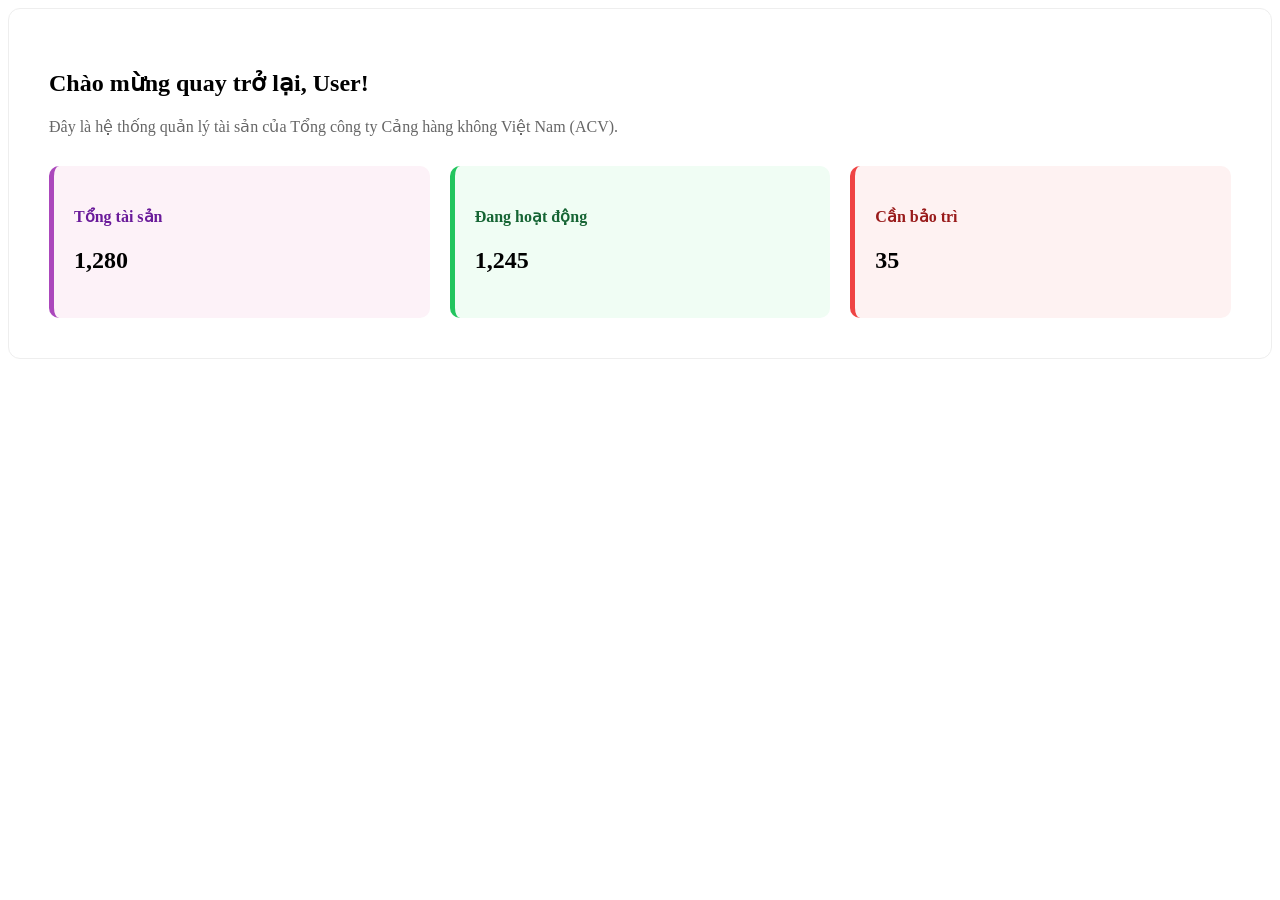
<file: src/main/resources/templates/index.html>
<!DOCTYPE html>
<html xmlns:th="http://www.thymeleaf.org">

<head>
    <div th:replace="~{layout :: head}"></div>
</head>

<body>
    <div th:replace="~{layout :: sidebar}"></div>
    <div class="main-wrapper">
        <div th:replace="~{layout :: top-bar}"></div>
        <div class="content-body" th:fragment="content">
            <div style="background: white; padding: 40px; border-radius: 12px; border: 1px solid #eee;">
                <h2>Chào mừng quay trở lại, <span sec:authentication="name">User</span>!</h2>
                <p style="color: #666; margin-top: 10px;">Đây là hệ thống quản lý tài sản của Tổng công ty Cảng hàng
                    không Việt Nam (ACV).</p>

                <div
                    style="display: grid; grid-template-columns: repeat(auto-fit, minmax(200px, 1fr)); gap: 20px; margin-top: 30px;">
                    <div
                        style="background: #fdf2f8; padding: 20px; border-radius: 10px; border-left: 5px solid #ab47bc;">
                        <h4 style="color: #6a1b9a;">Tổng tài sản</h4>
                        <p style="font-size: 24px; font-weight: bold; margin-top: 10px;">1,280</p>
                    </div>
                    <div
                        style="background: #f0fdf4; padding: 20px; border-radius: 10px; border-left: 5px solid #22c55e;">
                        <h4 style="color: #166534;">Đang hoạt động</h4>
                        <p style="font-size: 24px; font-weight: bold; margin-top: 10px;">1,245</p>
                    </div>
                    <div
                        style="background: #fef2f2; padding: 20px; border-radius: 10px; border-left: 5px solid #ef4444;">
                        <h4 style="color: #991b1b;">Cần bảo trì</h4>
                        <p style="font-size: 24px; font-weight: bold; margin-top: 10px;">35</p>
                    </div>
                </div>
            </div>
        </div>
        <div th:replace="~{layout :: footer}"></div>
    </div>
</body>

</html>
</file>
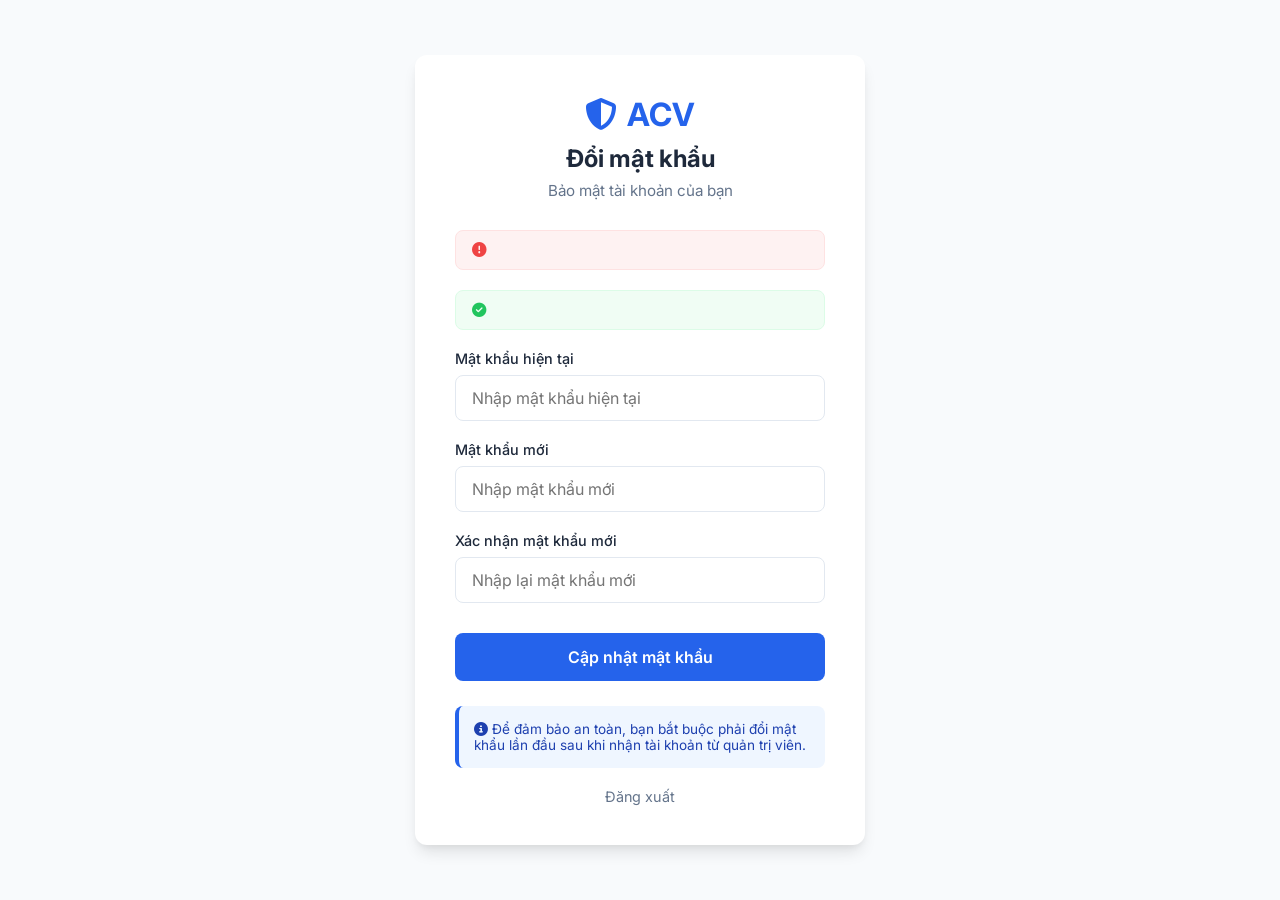
<file: src/main/resources/templates/change-password.html>
<!DOCTYPE html>
<html xmlns:th="http://www.thymeleaf.org">

<head>
    <meta charset="UTF-8">
    <meta name="viewport" content="width=device-width, initial-scale=1.0">
    <title th:text="${title}">Đổi mật khẩu - ACV</title>
    <link href="https://fonts.googleapis.com/css2?family=Inter:wght@400;500;600;700&display=swap" rel="stylesheet">
    <link rel="stylesheet" href="https://cdnjs.cloudflare.com/ajax/libs/font-awesome/6.4.0/css/all.min.css">
    <style>
        :root {
            --primary-color: #2563eb;
            --primary-dark: #1d4ed8;
            --secondary-color: #64748b;
            --bg-color: #f8fafc;
            --text-color: #1e293b;
            --white: #ffffff;
            --error-color: #ef4444;
            --success-color: #22c55e;
            --border-radius: 12px;
            --shadow: 0 10px 15px -3px rgba(0, 0, 0, 0.1), 0 4px 6px -2px rgba(0, 0, 0, 0.05);
        }

        * {
            margin: 0;
            padding: 0;
            box-sizing: border-box;
            font-family: 'Inter', sans-serif;
        }

        body {
            background-color: var(--bg-color);
            display: flex;
            align-items: center;
            justify-content: center;
            min-height: 100vh;
            color: var(--text-color);
            padding: 20px;
        }

        .container {
            background-color: var(--white);
            padding: 40px;
            border-radius: var(--border-radius);
            box-shadow: var(--shadow);
            width: 100%;
            max-width: 450px;
            transition: transform 0.3s ease;
        }

        .header {
            text-align: center;
            margin-bottom: 30px;
        }

        .logo {
            font-size: 2rem;
            font-weight: 700;
            color: var(--primary-color);
            margin-bottom: 10px;
            display: flex;
            align-items: center;
            justify-content: center;
            gap: 10px;
        }

        h2 {
            font-size: 1.5rem;
            color: var(--text-color);
            margin-bottom: 8px;
        }

        p.subtitle {
            color: var(--secondary-color);
            font-size: 0.95rem;
        }

        .form-group {
            margin-bottom: 20px;
            position: relative;
        }

        label {
            display: block;
            margin-bottom: 8px;
            font-weight: 500;
            font-size: 0.9rem;
        }

        input {
            width: 100%;
            padding: 12px 16px;
            border: 1.5px solid #e2e8f0;
            border-radius: 8px;
            font-size: 1rem;
            transition: all 0.3s ease;
            outline: none;
        }

        input:focus {
            border-color: var(--primary-color);
            box-shadow: 0 0 0 3px rgba(37, 99, 235, 0.1);
        }

        button {
            width: 100%;
            padding: 14px;
            background-color: var(--primary-color);
            color: white;
            border: none;
            border-radius: 8px;
            font-size: 1rem;
            font-weight: 600;
            cursor: pointer;
            transition: all 0.3s ease;
            margin-top: 10px;
        }

        button:hover {
            background-color: var(--primary-dark);
            transform: translateY(-1px);
        }

        .alert {
            padding: 12px 16px;
            border-radius: 8px;
            margin-bottom: 20px;
            font-size: 0.9rem;
            display: flex;
            align-items: center;
            gap: 10px;
        }

        .alert-error {
            background-color: #fef2f2;
            color: var(--error-color);
            border: 1px solid #fee2e2;
        }

        .alert-success {
            background-color: #f0fdf4;
            color: var(--success-color);
            border: 1px solid #dcfce7;
        }

        .info-box {
            background-color: #eff6ff;
            padding: 15px;
            border-radius: 8px;
            margin-top: 25px;
            font-size: 0.85rem;
            color: #1e40af;
            border-left: 4px solid var(--primary-color);
        }

        .logout-link {
            display: block;
            text-align: center;
            margin-top: 20px;
            color: var(--secondary-color);
            text-decoration: none;
            font-size: 0.9rem;
        }

        .logout-link:hover {
            text-decoration: underline;
        }
    </style>
</head>

<body>
    <div class="container">
        <div class="header">
            <div class="logo">
                <i class="fas fa-shield-alt"></i>
                ACV
            </div>
            <h2>Đổi mật khẩu</h2>
            <p class="subtitle">Bảo mật tài khoản của bạn</p>
        </div>

        <div th:if="${error}" class="alert alert-error">
            <i class="fas fa-exclamation-circle"></i>
            <span th:text="${error}"></span>
        </div>

        <div th:if="${success}" class="alert alert-success">
            <i class="fas fa-check-circle"></i>
            <span th:text="${success}"></span>
        </div>

        <form th:action="@{/change-password}" method="post">
            <div class="form-group">
                <label for="oldPassword">Mật khẩu hiện tại</label>
                <input type="password" id="oldPassword" name="oldPassword" required
                    placeholder="Nhập mật khẩu hiện tại">
            </div>

            <div class="form-group">
                <label for="newPassword">Mật khẩu mới</label>
                <input type="password" id="newPassword" name="newPassword" required placeholder="Nhập mật khẩu mới">
            </div>

            <div class="form-group">
                <label for="confirmPassword">Xác nhận mật khẩu mới</label>
                <input type="password" id="confirmPassword" name="confirmPassword" required
                    placeholder="Nhập lại mật khẩu mới">
            </div>

            <button type="submit">Cập nhật mật khẩu</button>
        </form>

        <div class="info-box">
            <i class="fas fa-info-circle"></i>
            Để đảm bảo an toàn, bạn bắt buộc phải đổi mật khẩu lần đầu sau khi nhận tài khoản từ quản trị viên.
        </div>

        <a th:href="@{/logout}" class="logout-link">Đăng xuất</a>
    </div>
</body>

</html>
</file>
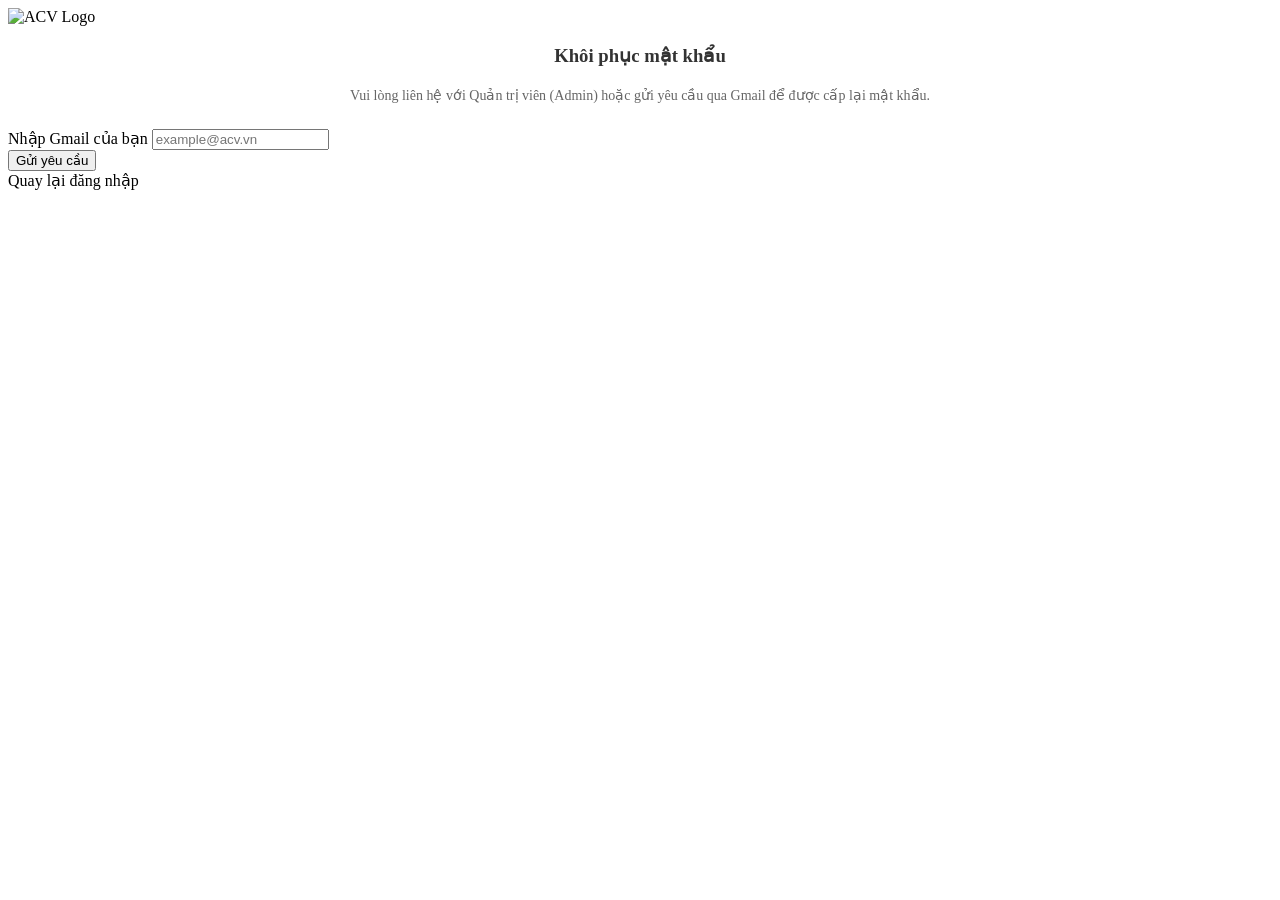
<file: src/main/resources/templates/forgot-password.html>
<!DOCTYPE html>
<html xmlns:th="http://www.thymeleaf.org">

<head>
    <meta charset="UTF-8">
    <meta name="viewport" content="width=device-width, initial-scale=1.0">
    <title>Quên mật khẩu - ACV Asset Management</title>
    <link rel="stylesheet" href="https://fonts.googleapis.com/css2?family=Inter:wght@400;500;600;700&display=swap">
    <link rel="stylesheet" th:href="@{/static/css/style.css}">
</head>

<body class="auth-wrapper">

    <div class="auth-card">
        <div class="logo">
            <img th:src="@{/static/images/acv_logo.png}" alt="ACV Logo">
        </div>

        <h3 style="text-align: center; margin-bottom: 20px; color: #333;">Khôi phục mật khẩu</h3>
        <p style="text-align: center; color: #666; font-size: 14px; margin-bottom: 25px;">Vui lòng liên hệ với Quản trị
            viên (Admin) hoặc gửi yêu cầu qua Gmail để được cấp lại mật khẩu.</p>

        <form action="#">
            <div class="form-group">
                <label for="email">Nhập Gmail của bạn</label>
                <input type="email" id="email" name="email" class="form-control" placeholder="example@acv.vn" required>
            </div>

            <button type="button" class="btn-primary"
                onclick="alert('Yêu cầu đã được gửi đến Admin. Vui lòng kiểm tra Gmail sau 5-10 phút.')">Gửi yêu
                cầu</button>
        </form>

        <div class="auth-links">
            <a th:href="@{/login}">Quay lại đăng nhập</a>
        </div>
    </div>

</body>

</html>
</file>
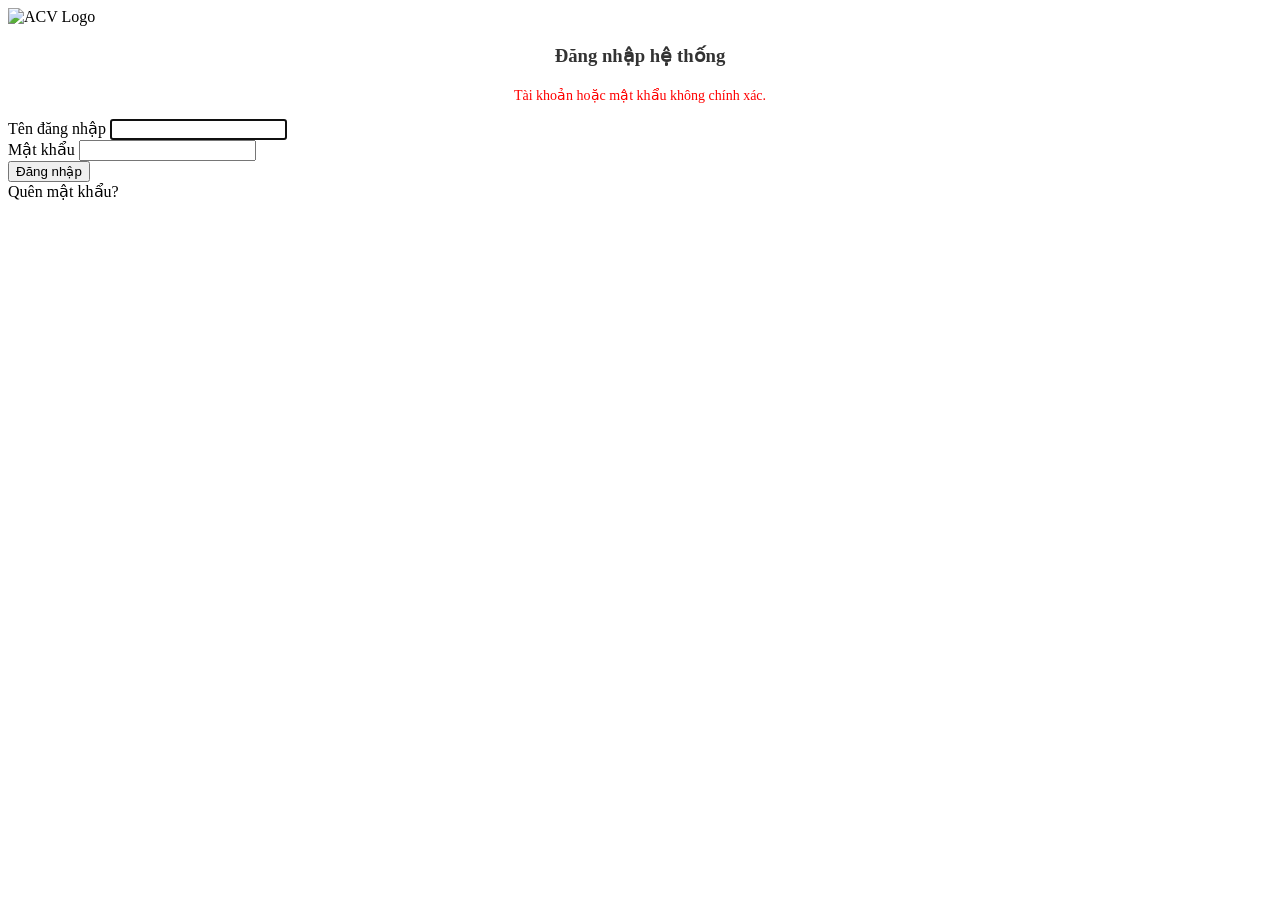
<file: src/main/resources/templates/login.html>
<!DOCTYPE html>
<html xmlns:th="http://www.thymeleaf.org">

<head>
    <meta charset="UTF-8">
    <meta name="viewport" content="width=device-width, initial-scale=1.0">
    <title>Đăng nhập - ACV Asset Management</title>
    <link rel="stylesheet" href="https://fonts.googleapis.com/css2?family=Inter:wght@400;500;600;700&display=swap">
    <link rel="stylesheet" th:href="@{/static/css/style.css}">
</head>

<body class="auth-wrapper">

    <div class="auth-card">
        <div class="logo">
            <img th:src="@{/static/images/acv_logo.png}" alt="ACV Logo">
        </div>

        <h3 style="text-align: center; margin-bottom: 20px; color: #333;">Đăng nhập hệ thống</h3>

        <form th:action="@{/login}" method="post">
            <div th:if="${param.error}" style="color: red; margin-bottom: 15px; font-size: 14px; text-align: center;">
                Tài khoản hoặc mật khẩu không chính xác.
            </div>

            <div class="form-group">
                <label for="username">Tên đăng nhập</label>
                <input type="text" id="username" name="username" class="form-control" required autofocus>
            </div>

            <div class="form-group">
                <label for="password">Mật khẩu</label>
                <input type="password" id="password" name="password" class="form-control" required>
            </div>

            <button type="submit" class="btn-primary">Đăng nhập</button>
        </form>

        <div class="auth-links">
            <a th:href="@{/forgot-password}">Quên mật khẩu?</a>
        </div>
    </div>

</body>

</html>
</file>
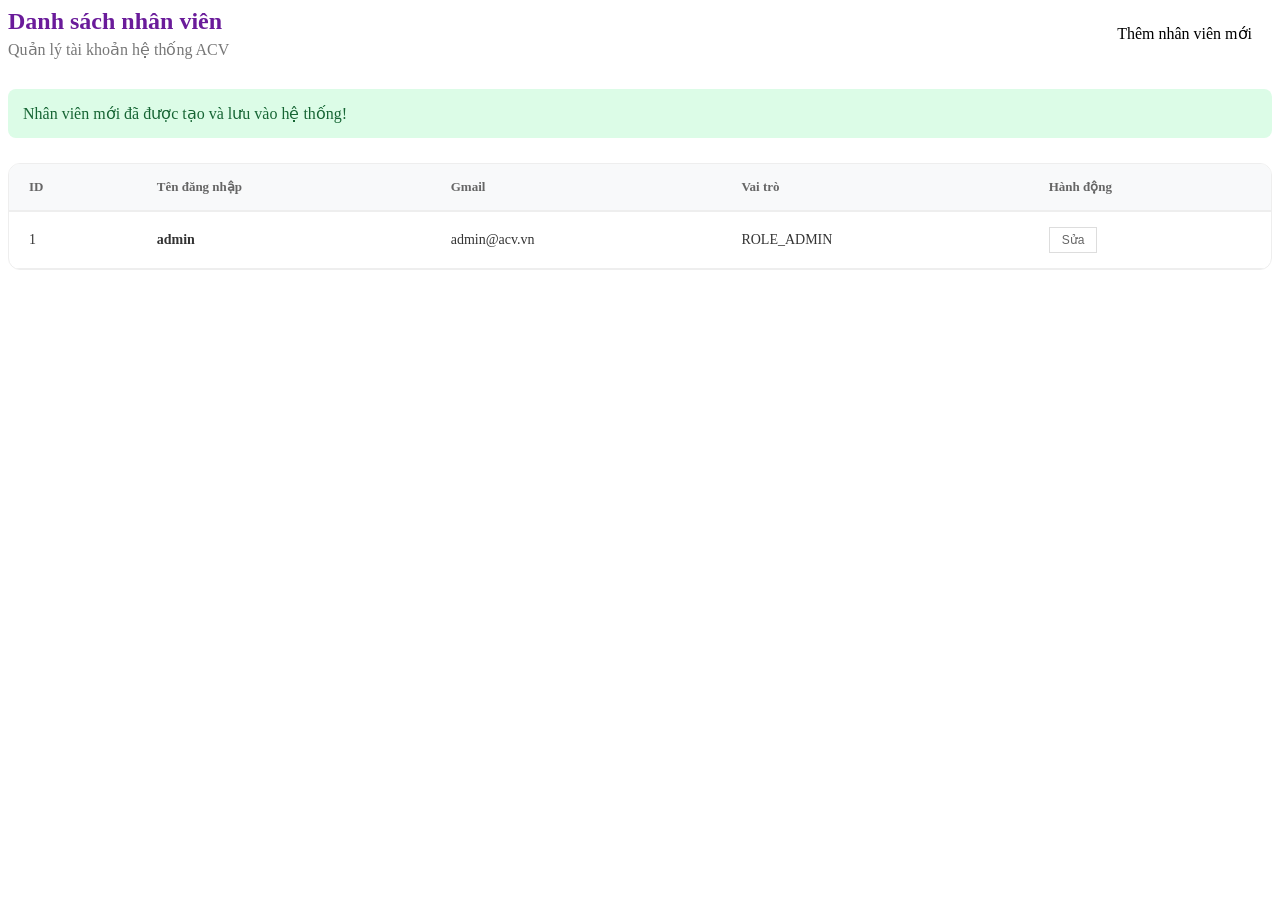
<file: src/main/resources/templates/admin/employee-list.html>
<!DOCTYPE html>
<html xmlns:th="http://www.thymeleaf.org" xmlns:sec="http://www.thymeleaf.org/extras/spring-security">

<head>
    <div th:replace="~{layout :: head}"></div>
    <style>
        .table-card {
            background: white;
            border-radius: 12px;
            border: 1px solid #eee;
            overflow: hidden;
        }

        .table {
            width: 100%;
            border-collapse: collapse;
        }

        .table th {
            background: #f8f9fa;
            padding: 15px 20px;
            text-align: left;
            font-weight: 600;
            color: #666;
            font-size: 13px;
            border-bottom: 2px solid #eee;
        }

        .table td {
            padding: 15px 20px;
            border-bottom: 1px solid #eee;
            font-size: 14px;
            color: #333;
        }

        .role-badge {
            padding: 4px 10px;
            border-radius: 20px;
            font-size: 11px;
            font-weight: 600;
            text-transform: uppercase;
        }

        .role-admin {
            background: #fee2e2;
            color: #991b1b;
        }

        .role-manager {
            background: #fef3c7;
            color: #92400e;
        }

        .role-employee {
            background: #dcfce7;
            color: #166534;
        }
    </style>
</head>

<body>
    <div th:replace="~{layout :: sidebar}"></div>
    <div class="main-wrapper">
        <div th:replace="~{layout :: top-bar}"></div>
        <div class="content-body">
            <div style="display: flex; justify-content: space-between; align-items: center; margin-bottom: 30px;">
                <div>
                    <h2 style="color: #6a1b9a; margin: 0;">Danh sách nhân viên</h2>
                    <p style="color: #777; margin: 5px 0 0;">Quản lý tài khoản hệ thống ACV</p>
                </div>
                <a th:href="@{/admin/register-employee}" class="btn-primary"
                    style="text-decoration: none; padding: 10px 20px;">
                    <i class="fas fa-user-plus"></i> Thêm nhân viên mới
                </a>
            </div>

            <div th:if="${param.success}"
                style="background: #dcfce7; color: #166534; padding: 15px; border-radius: 8px; margin-bottom: 25px; font-weight: 500;">
                <i class="fas fa-check-circle"></i> Nhân viên mới đã được tạo và lưu vào hệ thống!
            </div>

            <div class="table-card">
                <table class="table">
                    <thead>
                        <tr>
                            <th>ID</th>
                            <th>Tên đăng nhập</th>
                            <th>Gmail</th>
                            <th>Vai trò</th>
                            <th>Hành động</th>
                        </tr>
                    </thead>
                    <tbody>
                        <tr th:each="user : ${users}">
                            <td th:text="${user.id}">1</td>
                            <td style="font-weight: 600;" th:text="${user.username}">admin</td>
                            <td th:text="${user.email}">admin@acv.vn</td>
                            <td>
                                <span th:each="role : ${user.roles}"
                                    th:class="'role-badge ' + ${role == T(com.acv.assetmanagement.model.Role).ROLE_ADMIN ? 'role-admin' : (role == T(com.acv.assetmanagement.model.Role).ROLE_MANAGER ? 'role-manager' : 'role-employee')}"
                                    th:text="${role}">ROLE_ADMIN</span>
                            </td>
                            <td>
                                <button class="btn-primary"
                                    style="padding: 5px 12px; font-size: 12px; background: transparent; border: 1px solid #ddd; color: #666;"><i
                                        class="fas fa-edit"></i> Sửa</button>
                            </td>
                        </tr>
                    </tbody>
                </table>
            </div>
        </div>
        <div th:replace="~{layout :: footer}"></div>
    </div>
</body>

</html>
</file>
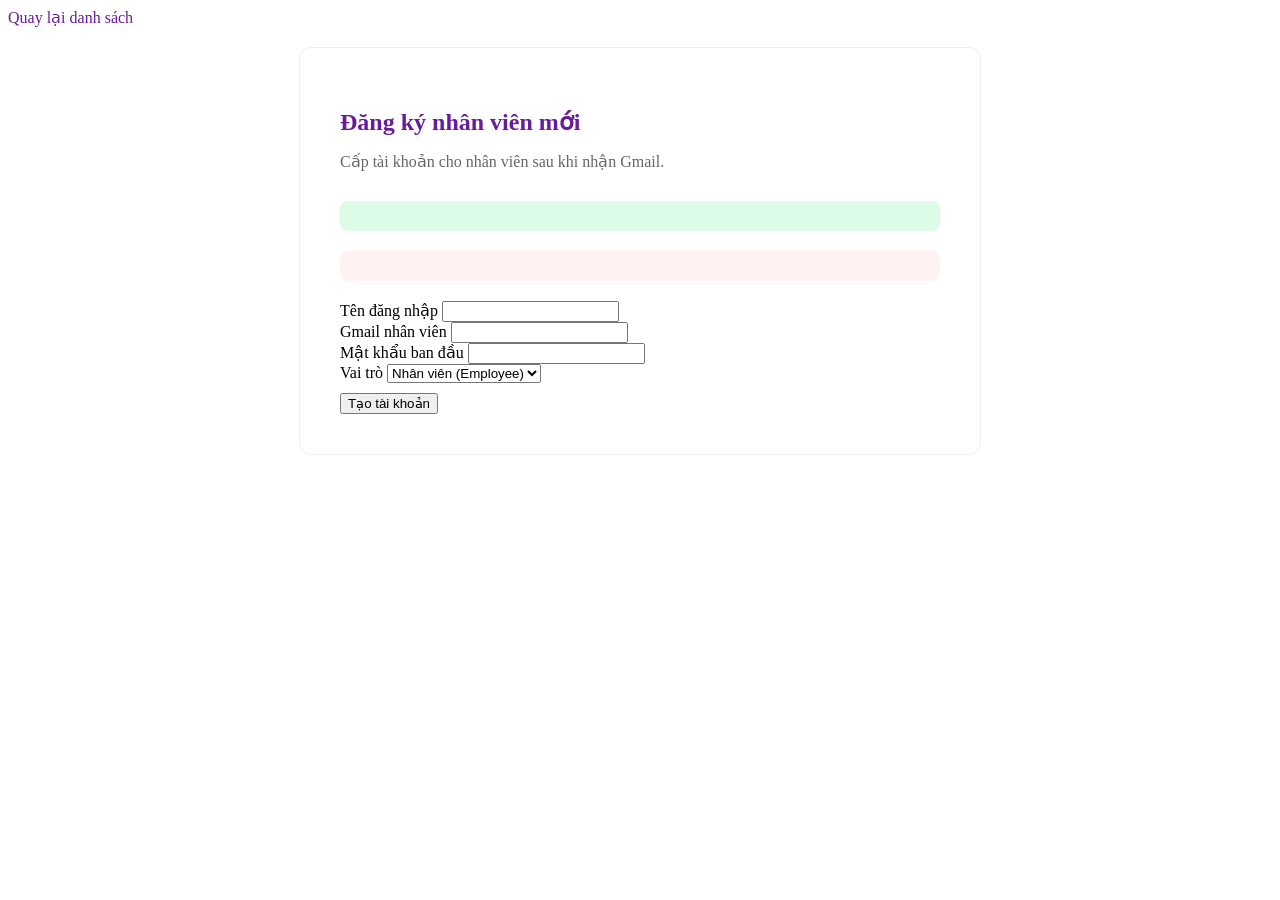
<file: src/main/resources/templates/admin/register-employee.html>
<!DOCTYPE html>
<html xmlns:th="http://www.thymeleaf.org" xmlns:sec="http://www.thymeleaf.org/extras/spring-security">

<head>
    <div th:replace="~{layout :: head}"></div>
</head>

<body>
    <div th:replace="~{layout :: sidebar}"></div>
    <div class="main-wrapper">
        <div th:replace="~{layout :: top-bar}"></div>
        <div class="content-body">
            <div style="margin-bottom: 20px;">
                <a th:href="@{/admin/employees}" style="color: #6a1b9a; text-decoration: none; font-weight: 500;">
                    <i class="fas fa-arrow-left"></i> Quay lại danh sách
                </a>
            </div>
            <div
                style="background: white; padding: 40px; border-radius: 12px; border: 1px solid #eee; max-width: 600px; margin: 0 auto;">
                <h2 style="color: #6a1b9a; margin-bottom: 10px;">Đăng ký nhân viên mới</h2>
                <p style="color: #666; margin-bottom: 30px;">Cấp tài khoản cho nhân viên sau khi nhận Gmail.</p>

                <div th:if="${success}"
                    style="background: #dcfce7; color: #166534; padding: 15px; border-radius: 8px; margin-bottom: 20px; font-weight: 500;">
                    <i class="fas fa-check-circle"></i> <span th:text="${success}"></span>
                </div>

                <div th:if="${error}"
                    style="background: #fef2f2; color: #991b1b; padding: 15px; border-radius: 8px; margin-bottom: 20px; font-weight: 500;">
                    <i class="fas fa-exclamation-circle"></i> <span th:text="${error}"></span>
                </div>

                <form th:action="@{/admin/register-employee}" method="post">
                    <div class="form-group">
                        <label for="username">Tên đăng nhập</label>
                        <input type="text" id="username" name="username" class="form-control" required>
                    </div>

                    <div class="form-group">
                        <label for="email">Gmail nhân viên</label>
                        <input type="email" id="email" name="email" class="form-control" required>
                    </div>

                    <div class="form-group">
                        <label for="password">Mật khẩu ban đầu</label>
                        <input type="password" id="password" name="password" class="form-control" required>
                    </div>

                    <div class="form-group">
                        <label for="role">Vai trò</label>
                        <select id="role" name="role" class="form-control" required>
                            <option value="ROLE_EMPLOYEE">Nhân viên (Employee)</option>
                            <option value="ROLE_MANAGER">Quản lý (Manager)</option>
                            <option value="ROLE_ADMIN">Quản trị viên (Admin)</option>
                        </select>
                    </div>

                    <button type="submit" class="btn-primary" style="margin-top: 10px;">Tạo tài khoản</button>
                </form>
            </div>
        </div>
        <div th:replace="~{layout :: footer}"></div>
    </div>
</body>

</html>
</file>
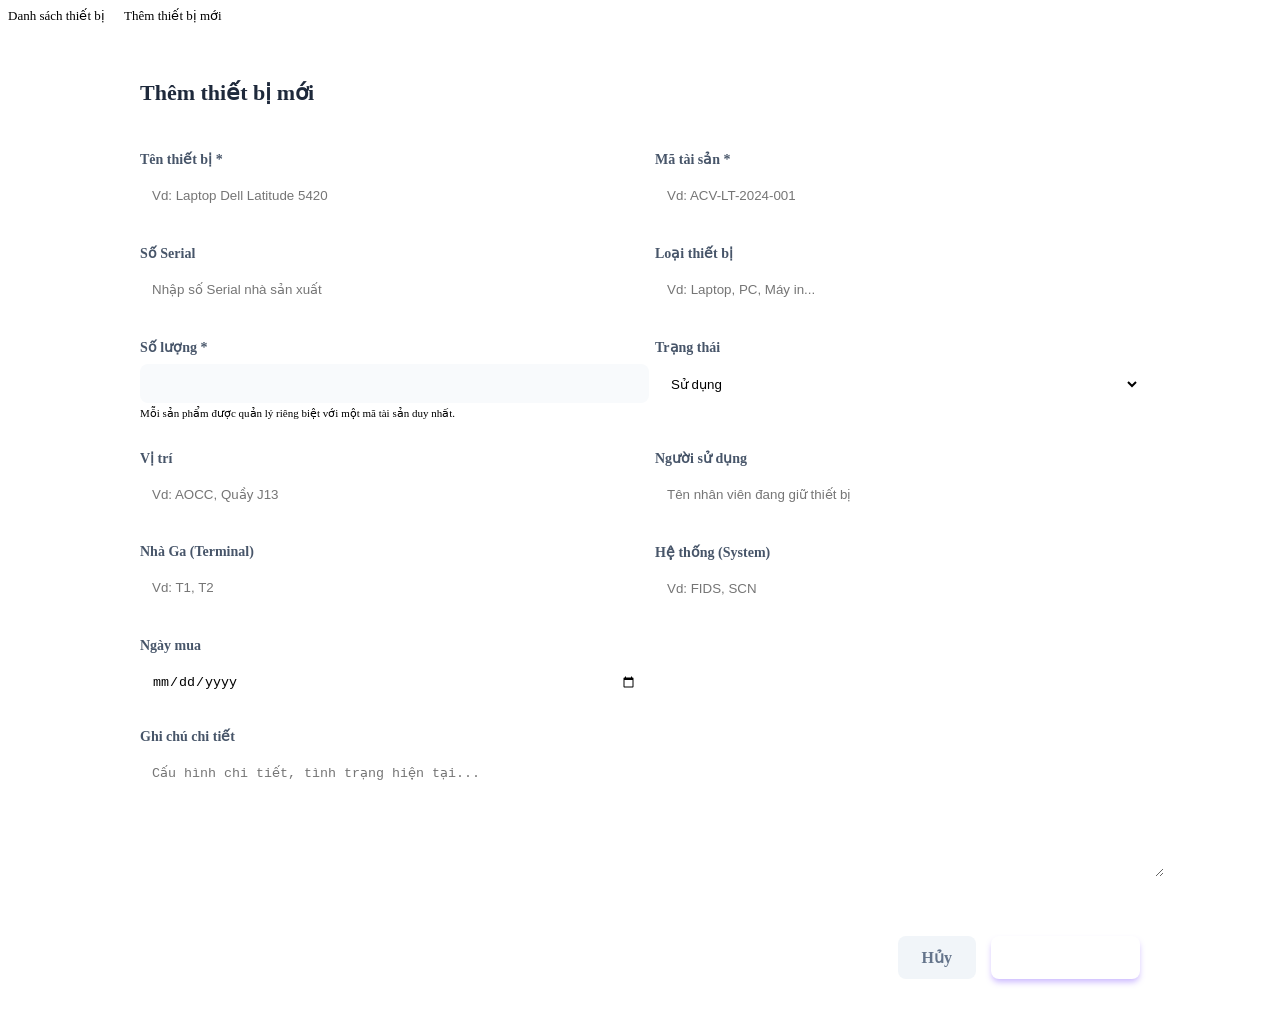
<file: src/main/resources/templates/devices/form.html>
<!DOCTYPE html>
<html xmlns:th="http://www.thymeleaf.org">

<head>
    <div th:replace="~{layout :: head}"></div>
</head>

<body>
    <div th:replace="~{layout :: sidebar}"></div>
    <div class="main-wrapper">
        <div th:replace="~{layout :: top-bar}"></div>

        <div class="content-body" th:fragment="content">
            <div class="breadcrumb" style="margin-bottom: 16px; font-size: 13px; color: var(--text-muted);">
                <a th:href="@{/devices}" style="color: var(--brand-primary); text-decoration: none;">Danh sách thiết
                    bị</a>
                <i class="fas fa-chevron-right" style="font-size: 10px; margin: 0 8px;"></i>
                <span th:text="${title}">Thêm thiết bị mới</span>
            </div>

            <div
                style="background: white; padding: 40px; border-radius: 12px; border: 1px solid var(--border-color); box-shadow: var(--card-shadow); max-width: 1000px; margin: 0 auto;">
                <h2 style="font-size: 22px; font-weight: 700; margin: 0 0 30px 0; padding-bottom: 15px; border-bottom: 2px solid var(--bg-main); color: #1e293b;"
                    th:text="${title}">Thêm thiết bị mới</h2>

                <form th:action="@{/devices/save}" th:object="${device}" method="post">
                    <input type="hidden" th:field="*{id}">

                    <div style="display: grid; grid-template-columns: 1fr 1fr; gap: 30px;">
                        <div class="form-group">
                            <label
                                style="display: block; margin-bottom: 8px; font-weight: 600; color: #475569; font-size: 14px;">Tên
                                thiết bị <span style="color: var(--danger-text);">*</span></label>
                            <input type="text" th:field="*{name}" required placeholder="Vd: Laptop Dell Latitude 5420"
                                class="form-input"
                                style="width: 100%; padding: 12px; border: 1px solid var(--border-color); border-radius: 8px; background: var(--bg-main);">
                        </div>

                        <div class="form-group">
                            <label
                                style="display: block; margin-bottom: 8px; font-weight: 600; color: #475569; font-size: 14px;">Mã
                                tài sản <span style="color: var(--danger-text);">*</span></label>
                            <input type="text" th:field="*{assetCode}" required placeholder="Vd: ACV-LT-2024-001"
                                class="form-input"
                                style="width: 100%; padding: 12px; border: 1px solid var(--border-color); border-radius: 8px; background: var(--bg-main);">
                        </div>

                        <div class="form-group">
                            <label
                                style="display: block; margin-bottom: 8px; font-weight: 600; color: #475569; font-size: 14px;">Số
                                Serial</label>
                            <input type="text" th:field="*{serialNumber}" placeholder="Nhập số Serial nhà sản xuất"
                                class="form-input"
                                style="width: 100%; padding: 12px; border: 1px solid var(--border-color); border-radius: 8px; background: var(--bg-main);">
                        </div>

                        <div class="form-group">
                            <label
                                style="display: block; margin-bottom: 8px; font-weight: 600; color: #475569; font-size: 14px;">Loại
                                thiết bị</label>
                            <input type="text" th:field="*{type}" placeholder="Vd: Laptop, PC, Máy in..."
                                class="form-input"
                                style="width: 100%; padding: 12px; border: 1px solid var(--border-color); border-radius: 8px; background: var(--bg-main);">
                        </div>

                        <div class="form-group">
                            <label
                                style="display: block; margin-bottom: 8px; font-weight: 600; color: #475569; font-size: 14px;">Số
                                lượng <span style="color: var(--danger-text);">*</span></label>
                            <input type="number" th:field="*{quantity}" readonly class="form-input"
                                style="width: 100%; padding: 12px; border: 1px solid var(--border-color); border-radius: 8px; background: #f8fafc; color: #64748b; cursor: not-allowed;">
                            <small
                                style="color: var(--text-muted); font-size: 11px; margin-top: 4px; display: block;">Mỗi sản phẩm được quản lý riêng biệt với một mã tài sản duy nhất.</small>
                        </div>

                        <div class="form-group">
                            <label
                                style="display: block; margin-bottom: 8px; font-weight: 600; color: #475569; font-size: 14px;">Trạng
                                thái</label>
                            <select th:field="*{status}" class="form-input"
                                style="width: 100%; padding: 12px; border: 1px solid var(--border-color); border-radius: 8px; background: var(--bg-main); cursor: pointer; appearance: auto;">
                                <option value="DEPLOYED">Sử dụng</option>
                                <option value="BACKUP">Dự phòng</option>
                                <option value="IN_STOCK">Tồn kho</option>
                            </select>
                        </div>

                        <div class="form-group">
                            <label
                                style="display: block; margin-bottom: 8px; font-weight: 600; color: #475569; font-size: 14px;">Vị
                                trí</label>
                            <input type="text" th:field="*{location}" placeholder="Vd: AOCC, Quầy J13"
                                class="form-input"
                                style="width: 100%; padding: 12px; border: 1px solid var(--border-color); border-radius: 8px; background: var(--bg-main);">
                        </div>

                        <div class="form-group">
                            <label
                                style="display: block; margin-bottom: 8px; font-weight: 600; color: #475569; font-size: 14px;">Người
                                sử dụng</label>
                            <input type="text" th:field="*{assignedTo}" placeholder="Tên nhân viên đang giữ thiết bị"
                                class="form-input"
                                style="width: 100%; padding: 12px; border: 1px solid var(--border-color); border-radius: 8px; background: var(--bg-main);">
                        </div>

                        <div class="form-group">
                            <label
                                style="display: block; margin-bottom: 8px; font-weight: 600; color: #475569; font-size: 14px;">Nhà
                                Ga (Terminal)</label>
                            <input type="text" th:field="*{terminal}" placeholder="Vd: T1, T2" class="form-input"
                                style="width: 100%; padding: 12px; border: 1px solid var(--border-color); border-radius: 8px; background: var(--bg-main);">
                        </div>

                        <div class="form-group">
                            <label
                                style="display: block; margin-bottom: 8px; font-weight: 600; color: #475569; font-size: 14px;">Hệ
                                thống (System)</label>
                            <input type="text" th:field="*{deviceSystem}" placeholder="Vd: FIDS, SCN" class="form-input"
                                style="width: 100%; padding: 12px; border: 1px solid var(--border-color); border-radius: 8px; background: var(--bg-main);">
                        </div>

                        <div class="form-group">
                            <label
                                style="display: block; margin-bottom: 8px; font-weight: 600; color: #475569; font-size: 14px;">Ngày
                                mua</label>
                            <input type="date" th:field="*{purchaseDate}" class="form-input"
                                style="width: 100%; padding: 12px; border: 1px solid var(--border-color); border-radius: 8px; background: var(--bg-main);">
                        </div>
                    </div>

                    <div style="margin-top: 25px;">
                        <label
                            style="display: block; margin-bottom: 8px; font-weight: 600; color: #475569; font-size: 14px;">Ghi
                            chú chi tiết</label>
                        <textarea th:field="*{notes}" placeholder="Cấu hình chi tiết, tình trạng hiện tại..."
                            style="width: 100%; padding: 12px; border: 1px solid var(--border-color); border-radius: 8px; background: var(--bg-main); min-height: 100px; resize: vertical;"></textarea>
                    </div>

                    <div
                        style="display: flex; justify-content: flex-end; gap: 15px; margin-top: 30px; padding-top: 25px; border-top: 1px solid var(--border-color);">
                        <a th:href="@{/devices}"
                            style="padding: 12px 24px; border-radius: 8px; text-decoration: none; color: #64748b; background: #f1f5f9; font-weight: 600; transition: all 0.2s;">Hủy</a>
                        <button type="submit"
                            style="padding: 12px 32px; border-radius: 8px; border: none; background: var(--brand-primary); color: white; font-weight: 600; cursor: pointer; box-shadow: 0 4px 6px -1px rgba(124, 77, 255, 0.4); transition: all 0.2s;">Lưu
                            thông tin</button>
                    </div>
                </form>
            </div>
        </div>

        <div th:replace="~{layout :: footer}"></div>
    </div>
</body>

</html>
</file>
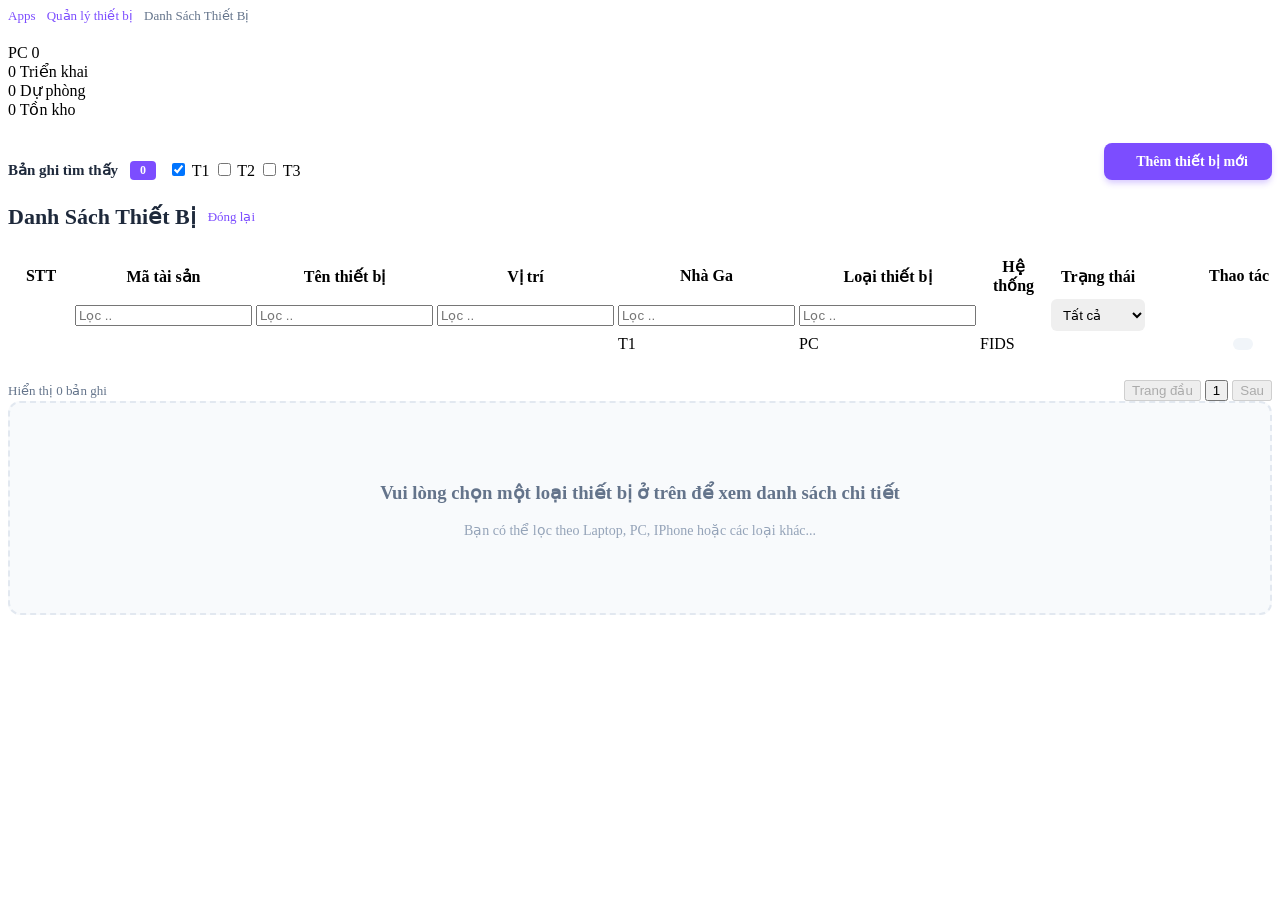
<file: src/main/resources/templates/devices/list.html>
<!DOCTYPE html>
<html xmlns:th="http://www.thymeleaf.org">

<head>
    <div th:replace="~{layout :: head}"></div>
    <style>
        .timeline-item { position: relative; margin-bottom: 24px; padding-left: 30px; }
        .timeline-dot { position: absolute; left: 0; top: 4px; width: 12px; height: 12px; border-radius: 50%; background: #7c4dff; border: 2px solid white; box-shadow: 0 0 0 2px #e2e8f0; }
        .timeline-date { font-size: 12px; color: #94a3b8; margin-bottom: 4px; }
        .timeline-action { font-weight: 700; font-size: 14px; margin-bottom: 4px; }
        .timeline-details { font-size: 13px; color: #475569; background: #f1f5f9; padding: 10px; border-radius: 6px; }
        .timeline-performer { font-size: 11px; color: #64748b; margin-top: 4px; font-style: italic; }
        
        .action-btn.history { background: #f1f5f9; color: #7c4dff; border: none; padding: 6px 10px; border-radius: 6px; cursor: pointer; transition: all 0.2s; }
        .action-btn.history:hover { background: #7c4dff; color: white; }
    </style>
</head>

<body>
    <div th:replace="~{layout :: sidebar}"></div>
    <div class="main-wrapper">
        <div th:replace="~{layout :: top-bar}"></div>

        <div class="content-body" th:fragment="content">
            <!-- Breadcrumbs -->
            <div class="breadcrumb" style="margin-bottom: 8px; font-size: 13px; color: #64748b;">
                <a th:href="@{/}" style="color: #7c4dff; text-decoration: none;">Apps</a>
                <i class="fas fa-chevron-right" style="font-size: 10px; margin: 0 4px;"></i>
                <a th:href="@{/devices}" style="color: #7c4dff; text-decoration: none;">Quản lý thiết bị</a>
                <i class="fas fa-chevron-right" style="font-size: 10px; margin: 0 4px;"></i>
                <span>Danh Sách Thiết Bị</span>
            </div>

            <!-- Summary Cards Grid (Always Visible) -->
            <div class="dashboard-grid" style="margin-top: 20px;">
                <a th:each="stat : ${typeStats}" th:href="@{/devices(category=${stat.type})}" class="summary-card"
                    style="text-decoration: none;"
                    th:classappend="${selectedCategory == stat.type ? 'active-filter' : ''}">
                    <span class="card-title" th:text="${stat.type}">PC</span>
                    <span class="card-value" th:text="${stat.total}">0</span>
                    <div class="badge-line">
                        <div class="mini-stat"><span class="dot active"></span> <span th:text="${stat.deployed}">0</span> Triển khai</div>
                        <div class="mini-stat"><span class="dot" style="background: #f59e0b;"></span> <span th:text="${stat.backup}">0</span> Dự phòng</div>
                        <div class="mini-stat"><span class="dot stock"></span> <span th:text="${stat.inStock}">0</span> Tồn kho</div>
                    </div>
                </a>
            </div>

            <!-- Global Action Header -->
            <div style="display: flex; justify-content: space-between; align-items: flex-end; margin: 24px 0;">
                <div style="display: flex; align-items: center; gap: 12px;">
                    <span style="font-size: 15px; font-weight: 600; color: #1e293b;">Bản ghi tìm thấy</span>
                    <span style="background: #7c4dff; color: white; padding: 2px 10px; border-radius: 4px; font-size: 12px; font-weight: 700;"
                        th:text="${devices != null ? #lists.size(devices) : 0}">0</span>
                    <div class="cb-group" th:if="${selectedCategory != null}">
                        <label class="cb-item"><input type="checkbox" checked> T1</label>
                        <label class="cb-item"><input type="checkbox"> T2</label>
                        <label class="cb-item"><input type="checkbox"> T3</label>
                    </div>
                </div>

                <a th:href="@{/devices/add}" class="btn-primary" 
                   style="background: #7c4dff; color: white; padding: 10px 24px; border-radius: 8px; text-decoration: none; font-weight: 600; font-size: 14px; display: flex; align-items: center; gap: 8px; box-shadow: 0 4px 6px -1px rgba(124, 77, 255, 0.3);">
                    <i class="fas fa-plus"></i> Thêm thiết bị mới
                </a>
            </div>

            <!-- Table Section (Conditional) -->
            <div th:if="${selectedCategory != null}" id="tableSection">
                <div style="display: flex; justify-content: space-between; align-items: center; margin-bottom: 24px;">
                    <div style="display: flex; align-items: center; gap: 12px;">
                        <h1 style="font-size: 22px; font-weight: 700; color: #1e293b; margin: 0;" th:text="${title}">Danh Sách Thiết Bị</h1>
                        <a th:href="@{/devices}" style="font-size: 13px; color: #7c4dff; text-decoration: none;"><i class="fas fa-times-circle"></i> Đóng lại</a>
                    </div>
                </div>

                <div class="table-container">
                    <table class="acv-table" id="deviceTable">
                        <thead>
                            <tr>
                                <th style="width: 60px;">STT</th>
                                <th>Mã tài sản</th>
                                <th>Tên thiết bị</th>
                                <th>Vị trí</th>
                                <th>Nhà Ga</th>
                                <th>Loại thiết bị</th>
                                <th>Hệ thống</th>
                                <th>Trạng thái</th>
                                <th style="text-align: right; width: 120px;">Thao tác</th>
                            </tr>
                            <tr class="filter-row">
                                <td></td>
                                <td><div class="filter-input-wrapper"><input type="text" class="filter-input" placeholder="Lọc .." data-col="1"><i class="fas fa-search"></i></div></td>
                                <td><div class="filter-input-wrapper"><input type="text" class="filter-input" placeholder="Lọc .." data-col="2"><i class="fas fa-search"></i></div></td>
                                <td><div class="filter-input-wrapper"><input type="text" class="filter-input" placeholder="Lọc .." data-col="3"><i class="fas fa-search"></i></div></td>
                                <td><div class="filter-input-wrapper"><input type="text" class="filter-input" placeholder="Lọc .." data-col="4"><i class="fas fa-search"></i></div></td>
                                <td><div class="filter-input-wrapper"><input type="text" class="filter-input" placeholder="Lọc .." data-col="5"><i class="fas fa-search"></i></div></td>
                                <td><div style="height: 32px; border: 1px solid var(--border-color); border-radius: 6px; background: white;"></div></td>
                                <td>
                                    <div class="filter-input-wrapper" style="padding: 0; border: none;">
                                        <select class="filter-input" data-col="7" style="width: 100%; height: 32px; border: 1px solid var(--border-color); border-radius: 6px; padding: 0 8px;">
                                            <option value="">Tất cả</option>
                                            <option value="triển khai">Triển khai</option>
                                            <option value="dự phòng">Dự phòng</option>
                                            <option value="tồn kho">Tồn kho</option>
                                        </select>
                                    </div>
                                </td>
                                <td></td>
                            </tr>
                        </thead>
                        <tbody>
                            <tr th:each="device, iterStat : ${devices}">
                                <td th:text="${iterStat.count}"></td>
                                <td style="font-weight: 600; color: #7c4dff;" th:text="${device.assetCode}"></td>
                                <td style="font-weight: 500; color: #334155;" th:text="${device.name}"></td>
                                <td th:text="${device.location}"></td>
                                <td th:text="${device.terminal}">T1</td>
                                <td th:text="${device.type}">PC</td>
                                <td th:text="${device.deviceSystem}">FIDS</td>
                                <td>
                                    <span class="status-chip"
                                        th:classappend="${device.status == T(com.acv.assetmanagement.model.DeviceStatus).DEPLOYED ? 'status-using' : (device.status == T(com.acv.assetmanagement.model.DeviceStatus).BACKUP ? 'status-backup' : 'status-stock')}"
                                        th:text="${device.status == T(com.acv.assetmanagement.model.DeviceStatus).DEPLOYED ? 'Triển khai' : (device.status == T(com.acv.assetmanagement.model.DeviceStatus).BACKUP ? 'Dự phòng' : 'Tồn kho')}">
                                    </span>
                                </td>
                                <td style="text-align: right;">
                                    <div style="display: flex; gap: 8px; justify-content: flex-end;">
                                        <button th:onclick="showHistory([[${device.assetCode}]], [[${device.name}]])" 
                                                class="action-btn history" title="Xem lịch sử">
                                            <i class="fas fa-history"></i>
                                        </button>
                                        <a th:href="@{/devices/edit/{id}(id=${device.id})}" class="action-btn edit" title="Sửa"><i class="fas fa-pencil-alt"></i></a>
                                        <a th:href="@{/devices/delete/{id}(id=${device.id})}" class="action-btn delete" title="Xóa" onclick="return confirm('Xóa thiết bị này?')"><i class="fas fa-trash"></i></a>
                                    </div>
                                </td>
                            </tr>
                            <tr id="emptySearchRow" style="display: none;">
                                <td colspan="9" style="text-align: center; padding: 40px; color: #94a3b8;">
                                    <i class="fas fa-search" style="font-size: 24px; display: block; margin-bottom: 8px;"></i>
                                    Không tìm thấy dữ liệu phù hợp
                                </td>
                            </tr>
                        </tbody>
                    </table>
                </div>

                <div class="pagination" style="margin-top: 24px; display: flex; justify-content: space-between; align-items: center;">
                    <div style="font-size: 13px; color: #64748b;">Hiển thị <span th:text="${devices != null ? #lists.size(devices) : 0}">0</span> bản ghi</div>
                    <div class="page-controls" style="display: flex; gap: 4px;">
                        <button class="page-link" disabled>Trang đầu</button>
                        <button class="page-link active">1</button>
                        <button class="page-link" disabled>Sau</button>
                    </div>
                </div>
            </div>

            <div th:if="${selectedCategory == null}" style="text-align: center; padding: 60px 0; background: #f8fafc; border-radius: 12px; border: 2px dashed #e2e8f0;">
                <i class="fas fa-mouse-pointer" style="font-size: 48px; color: #cbd5e1; margin-bottom: 16px;"></i>
                <h3 style="color: #64748b; font-weight: 600;">Vui lòng chọn một loại thiết bị ở trên để xem danh sách chi tiết</h3>
                <p style="color: #94a3b8; font-size: 14px;">Bạn có thể lọc theo Laptop, PC, IPhone hoặc các loại khác...</p>
            </div>

            <!-- History Modal -->
            <div id="historyModal" class="modal" style="display: none; position: fixed; z-index: 1000; left: 0; top: 0; width: 100%; height: 100%; overflow: auto; background-color: rgba(0,0,0,0.4); backdrop-filter: blur(4px);">
                <div class="modal-content" style="background-color: #fefefe; margin: 5% auto; padding: 0; border: none; width: 60%; border-radius: 12px; box-shadow: 0 20px 25px -5px rgba(0, 0, 0, 0.1); overflow: hidden;">
                    <div class="modal-header" style="padding: 20px 24px; background: #7c4dff; color: white; display: flex; justify-content: space-between; align-items: center;">
                        <h2 style="margin: 0; font-size: 18px; font-weight: 600;"><i class="fas fa-history" style="margin-right: 10px;"></i> Lịch sử: <span id="modalAssetTitle">...</span></h2>
                        <span class="close-modal" style="cursor: pointer; font-size: 24px;">&times;</span>
                    </div>
                    <div class="modal-body" style="padding: 24px; max-height: 500px; overflow-y: auto;">
                        <div id="logContent" class="timeline" style="border-left: 2px solid #e2e8f0; margin-left: 10px;">
                            <!-- Logs will be injected here -->
                        </div>
                    </div>
                    <div class="modal-footer" style="padding: 16px 24px; background: #f8fafc; text-align: right; border-top: 1px solid #e2e8f0;">
                        <button class="close-modal-btn" style="padding: 8px 20px; border-radius: 6px; border: 1px solid #e2e8f0; background: white; cursor: pointer;">Đóng</button>
                    </div>
                </div>
            </div>

            <script th:inline="javascript">
                function showHistory(assetCode, deviceName) {
                    document.getElementById('modalAssetTitle').textContent = deviceName + " (" + assetCode + ")";
                    const logContent = document.getElementById('logContent');
                    logContent.innerHTML = '<div style="text-align: center; padding: 20px;"><i class="fas fa-spinner fa-spin"></i> Loading...</div>';
                    document.getElementById('historyModal').style.display = "block";
                    
                    fetch('/devices/logs/' + encodeURIComponent(assetCode))
                        .then(res => res.json())
                        .then(logs => {
                            logContent.innerHTML = '';
                            if (!logs.length) {
                                logContent.innerHTML = '<div style="text-align: center; color: #94a3b8;">Không có lịch sử</div>';
                                return;
                            }
                            logs.forEach(log => {
                                const item = document.createElement('div');
                                item.className = 'timeline-item';
                                const date = new Date(log.timestamp).toLocaleString('vi-VN');
                                let actionColor = '#7c4dff';
                                if (log.action === 'Tạo mới') { actionColor = '#10b981'; }
                                else if (log.action === 'Cập nhật') { actionColor = '#3b82f6'; }
                                else if (log.action === 'Xóa') { actionColor = '#ef4444'; }
                                else if (log.action === 'Cấp phát') { actionColor = '#8b5cf6'; }
                                else if (log.action === 'Nhập kho') { actionColor = '#f59e0b'; }
                                
                                item.innerHTML = `
                                    <div class="timeline-dot" style="background: ${actionColor}"></div>
                                    <div class="timeline-date">${date}</div>
                                    <div class="timeline-action" style="color: ${actionColor}">${log.action}</div>
                                    <div class="timeline-details">${log.details || ''}</div>
                                    <div class="timeline-performer">Bởi: ${log.performer}</div>
                                `;
                                logContent.appendChild(item);
                            });
                        });
                }

                // Modal control
                const modal = document.getElementById('historyModal');
                document.querySelectorAll('.close-modal, .close-modal-btn').forEach(b => {
                    b.onclick = () => modal.style.display = "none";
                });
                window.onclick = (e) => { if (e.target == modal) modal.style.display = "none"; }

                // Table filtering
                const table = document.getElementById('deviceTable');
                if (table) {
                    const inputs = document.querySelectorAll('.filter-input');
                    const filterTable = () => {
                        const rows = table.querySelectorAll('tbody tr:not(#emptySearchRow)');
                        let visibleCount = 0;
                        rows.forEach(row => {
                            let show = true;
                            inputs.forEach(input => {
                                const val = input.value.toLowerCase();
                                const col = input.getAttribute('data-col');
                                if (val && !row.cells[col].innerText.toLowerCase().includes(val)) show = false;
                            });
                            row.style.display = show ? '' : 'none';
                            if (show) visibleCount++;
                        });
                        document.getElementById('emptySearchRow').style.display = visibleCount === 0 ? '' : 'none';
                    };
                    inputs.forEach(i => i.addEventListener('input', filterTable));
                }
            </script>
        </div>

        <div th:replace="~{layout :: footer}"></div>
    </div>
</body>
</html>
</file>
